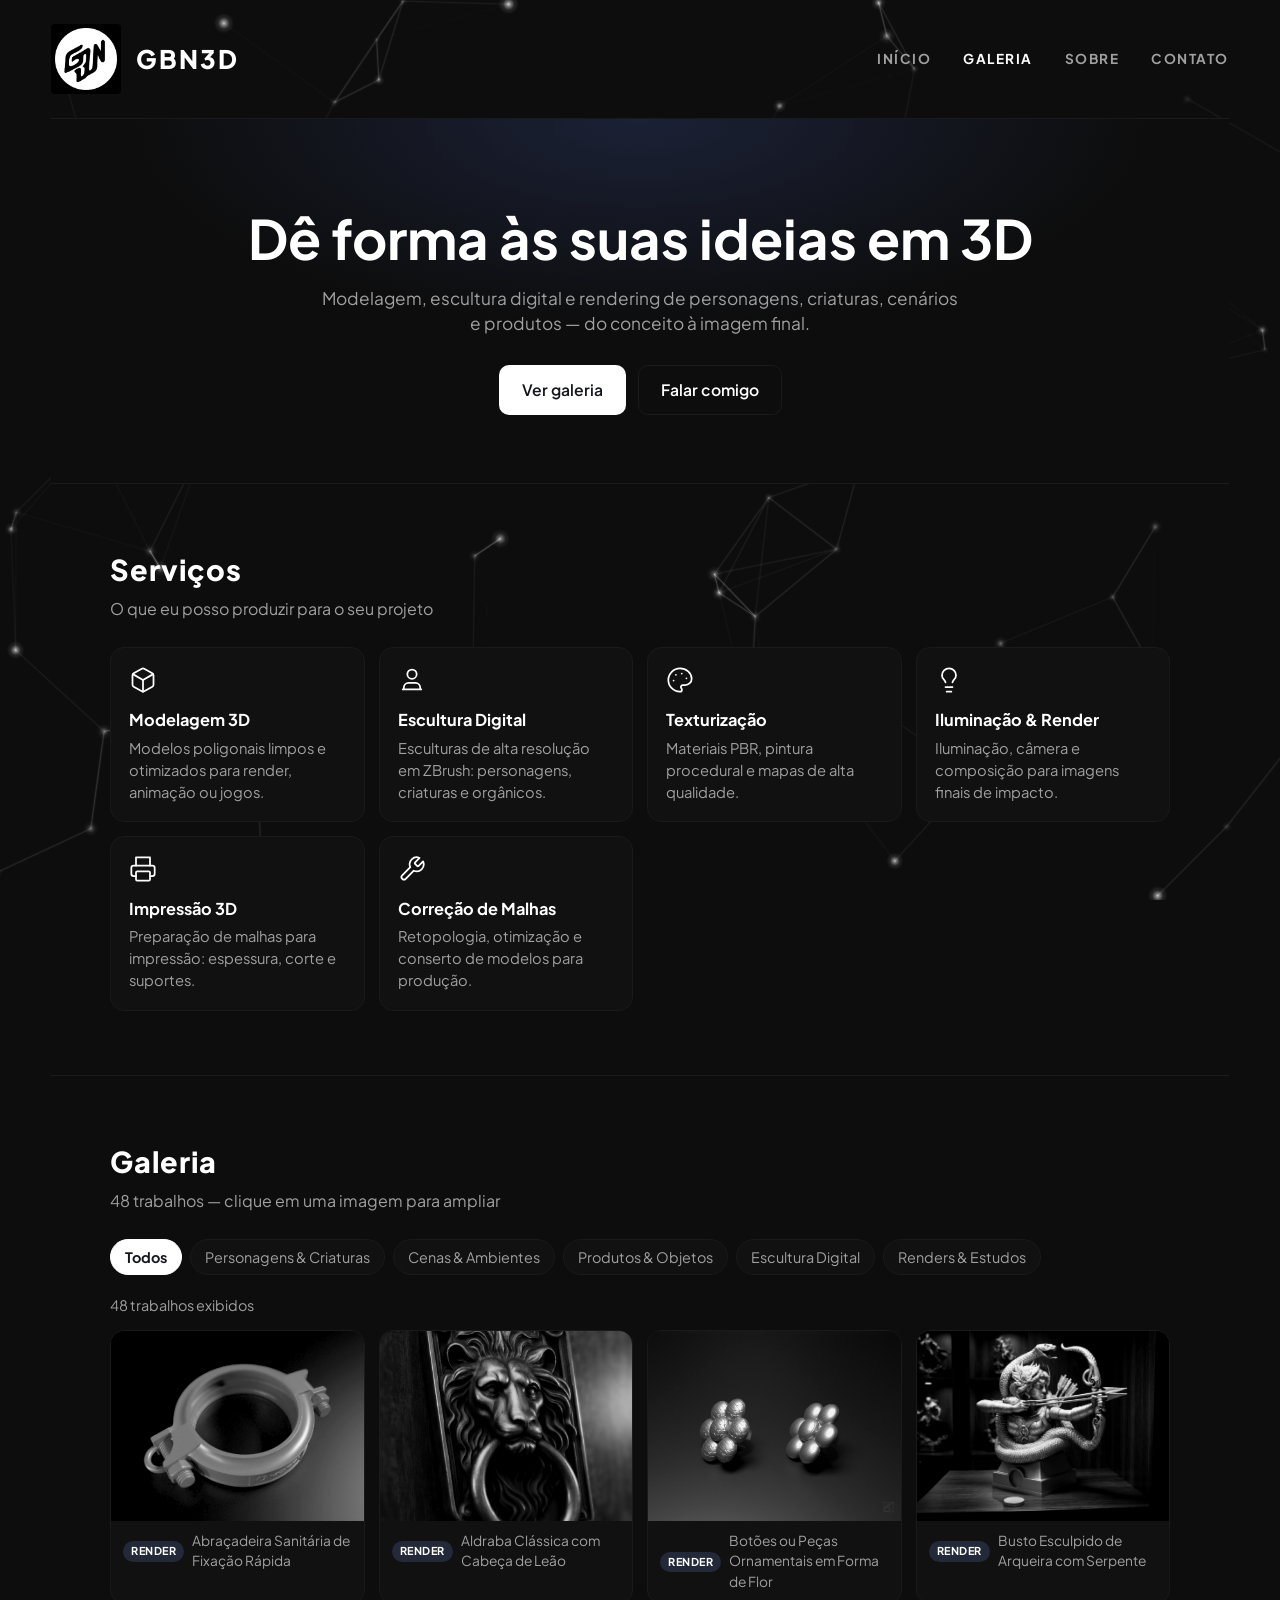
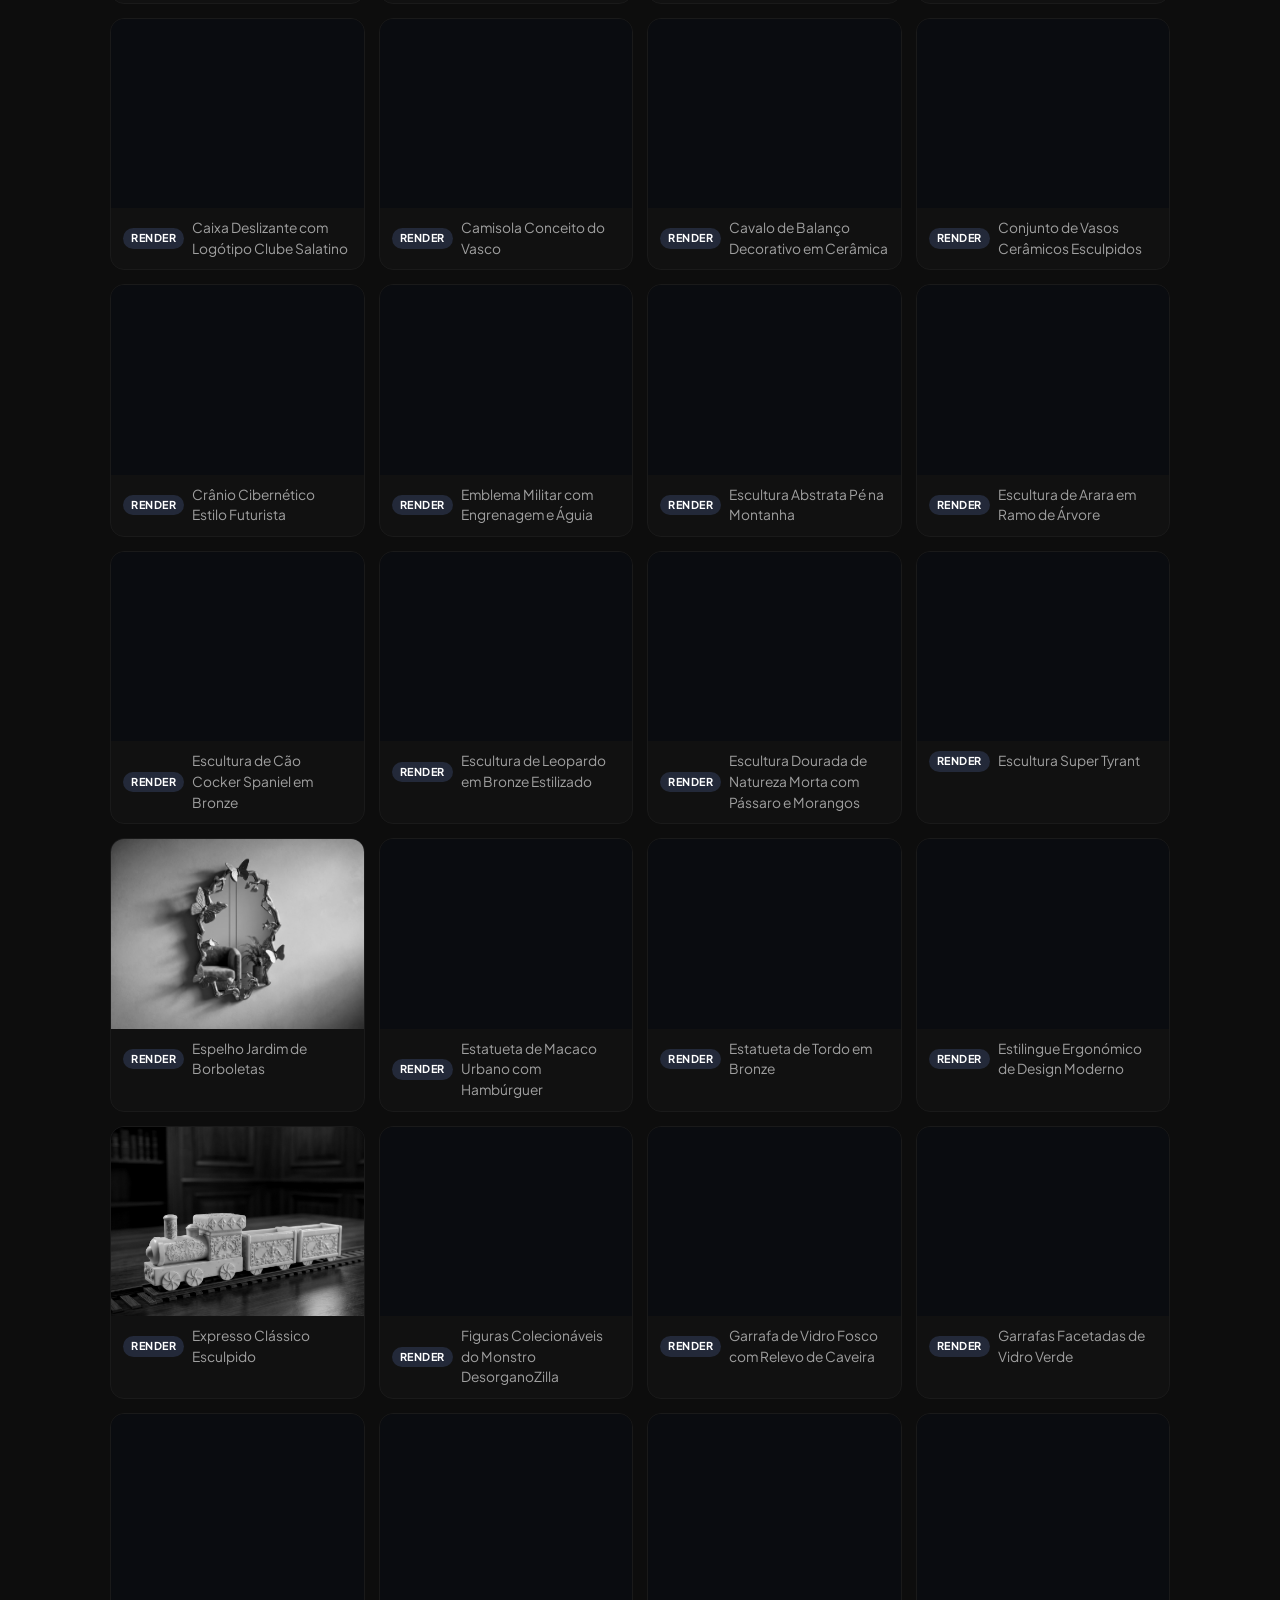
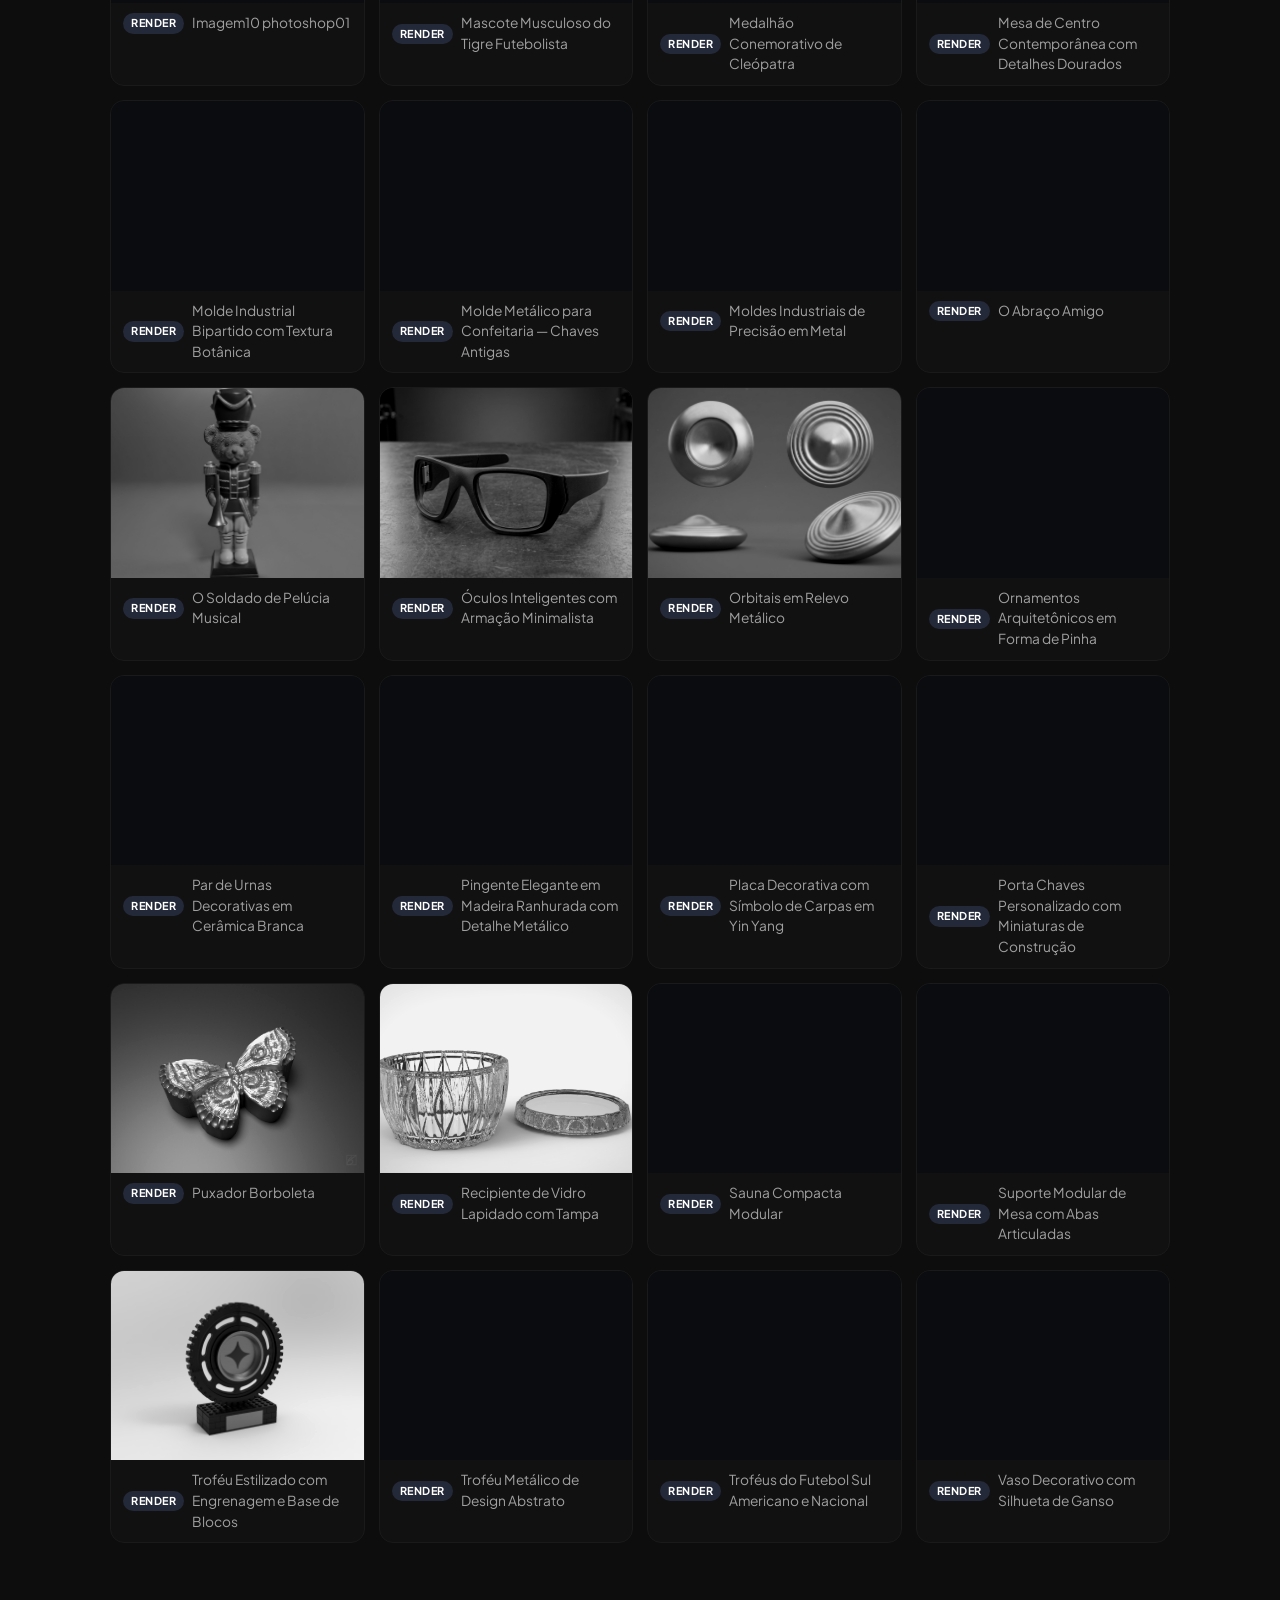
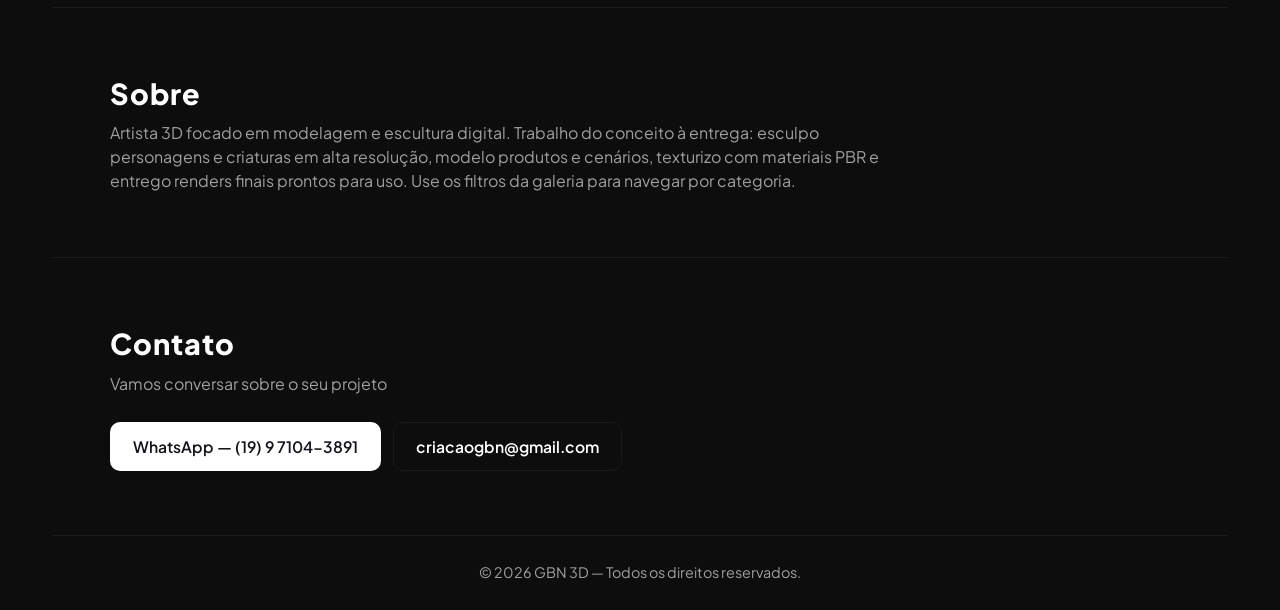
<file: galeria.html>
<!doctype html>
<html lang="pt-BR">
<head>
  <!-- Google Tag Manager -->
  <script>(function(w,d,s,l,i){w[l]=w[l]||[];w[l].push({'gtm.start':
new Date().getTime(),event:'gtm.js'});var f=d.getElementsByTagName(s)[0],
j=d.createElement(s),dl=l!='dataLayer'?'&l='+l:'';j.async=true;j.src=
'https://www.googletagmanager.com/gtm.js?id='+i+dl;f.parentNode.insertBefore(j,f);
})(window,document,'script','dataLayer','GTM-P3WLP2FN');</script>
<!-- End Google Tag Manager -->
<meta charset="utf-8">
<meta name="viewport" content="width=device-width, initial-scale=1">
<meta http-equiv="Cache-Control" content="no-cache, no-store, must-revalidate">
<meta http-equiv="Pragma" content="no-cache">
<meta http-equiv="Expires" content="0">
<title>GBN 3D — Modelagem, Escultura Digital e Rendering</title>
<meta name="description" content="Portfólio de modelagem 3D, escultura digital (ZBrush), texturização e rendering — personagens, criaturas, cenários e produtos.">
<meta property="og:type" content="website">
<meta property="og:title" content="GBN 3D — Portfólio 3D">
<meta property="og:description" content="Modelagem 3D, escultura digital e rendering: personagens, criaturas, cenários e produtos.">
<meta property="og:image" content="imagens/Abra%C3%A7adeira%20Sanit%C3%A1ria%20de%20Fixa%C3%A7%C3%A3o%20R%C3%A1pida.jpg">
<link rel="preconnect" href="https://fonts.googleapis.com">
<link rel="preconnect" href="https://fonts.gstatic.com" crossorigin>
<link href="https://fonts.googleapis.com/css2?family=Plus+Jakarta+Sans:wght@300;400;500;600;700;800&display=swap" rel="stylesheet">
<link rel="icon" type="image/png" href="logo/logocircularpng2.png">
<title>GBN 3D — Acervo Completo de Trabalhos</title>
<style>
:root{--bg:#0d0d0d;--panel:#111111;--line:#1a1a1a;--tx:#ffffff;--mut:#a0a0a0;--acc:#ffffff;--acc2:#ffffff}
*{box-sizing:border-box;margin:0;padding:0;font-family:'Plus Jakarta Sans',-apple-system,BlinkMacSystemFont,sans-serif}
html{scroll-behavior:smooth}
html{background-color:#0d0d0d}
body{background:transparent;color:var(--tx);font:16px/1.5 'Plus Jakarta Sans',-apple-system,BlinkMacSystemFont,sans-serif;padding:0 4%}
.luz-canvas{position:fixed;inset:0;z-index:-1;pointer-events:none;opacity:.9}
body.no-scroll{overflow:hidden}
img{max-width:100%}
.wrap{max-width:1100px;margin:0 auto;padding:0 20px}
header{display:flex;justify-content:space-between;align-items:center;padding:1.5rem 0;border-bottom:1px solid var(--line)}
.brand-container{display:flex;align-items:center;gap:15px}
.brand-logo{width:70px;height:70px;object-fit:contain;background:#000;padding:4px;border-radius:4px}
.brand-name{font-size:1.6rem;font-weight:800;letter-spacing:2px;color:#fff;text-transform:uppercase}
.nav{display:flex;align-items:center;gap:14px;padding:10px 0}
.nav img{width:42px;height:42px;border-radius:50%;border:1px solid var(--line)}
.brand{font-weight:700;font-size:1.1rem;letter-spacing:.5px}
.brand span{color:var(--acc)}
nav{display:flex;gap:2rem}
nav a{color:#a0a0a0;text-decoration:none;font-size:.85rem;font-weight:700;text-transform:uppercase;letter-spacing:1.5px;transition:color .3s}
nav a:hover,nav a.active{color:#ffffff}
#hero{padding:88px 0 68px;text-align:center;background:radial-gradient(60% 80% at 50% 0%,#1b2136 0%,var(--bg) 72%)}
#hero h1{font-size:clamp(2rem,6vw,3.4rem);line-height:1.15}
#hero h1 span{color:var(--acc)}
#hero p{max-width:640px;margin:16px auto 28px;color:var(--mut);font-size:1.08rem}
.cta{display:flex;gap:12px;justify-content:center;flex-wrap:wrap}
.btn{display:inline-block;padding:12px 22px;border-radius:10px;text-decoration:none;font-weight:600;border:1px solid transparent;cursor:pointer;font-size:.98rem}
.btn.primary{background:var(--acc);color:#14161c}
.btn.primary:hover{background:var(--acc2)}
.btn.ghost{border-color:var(--line);color:var(--tx)}
.btn.ghost:hover{border-color:var(--acc)}
section{padding:64px 0;border-top:1px solid var(--line)}
section:first-of-type{border-top:0}
h2{font-size:1.8rem;font-weight:800;letter-spacing:1px;margin-bottom:6px}
.sub{color:var(--mut);margin-bottom:26px}
.cards{display:grid;grid-template-columns:repeat(auto-fit,minmax(230px,1fr));gap:14px}
.svc{background:var(--panel);border:1px solid var(--line);border-radius:14px;padding:18px}
.svc .ico{display:inline-flex;align-items:center;justify-content:center;color:var(--tx)}
.svc h3{margin:8px 0 4px;font-size:1.02rem}
.svc p{color:var(--mut);font-size:.92rem}
.filters{display:flex;flex-wrap:wrap;gap:8px;margin-bottom:20px}
.filter{background:var(--panel);border:1px solid var(--line);color:var(--mut);padding:8px 14px;border-radius:999px;cursor:pointer;font-size:.9rem}
.filter:hover{color:var(--tx);border-color:var(--acc)}
.filter.active{background:var(--acc);border-color:var(--acc);color:#14161c;font-weight:700}
#count{color:var(--mut);font-size:.9rem;margin-bottom:14px}
.grid{display:grid;grid-template-columns:repeat(auto-fill,minmax(240px,1fr));gap:14px}
.card{background:var(--panel);border:1px solid var(--line);border-radius:14px;overflow:hidden;transition:transform .18s,border-color .18s}
.card:hover{transform:translateY(-3px);border-color:var(--acc)}
.card.hide{display:none}
.thumb{display:block;width:100%;aspect-ratio:4/3;border:0;background:#0a0c10;cursor:zoom-in;position:relative;padding:0}
.thumb img{width:100%;height:100%;object-fit:cover;display:block;filter:grayscale(100%) contrast(110%) brightness(95%);transition:filter .3s ease,transform .25s}
.card:hover .thumb img,.card:focus-within .thumb img{transform:scale(1.04);filter:grayscale(0%) contrast(100%) brightness(100%)}
.zoom{position:absolute;right:10px;top:10px;background:rgba(0,0,0,.55);color:#fff;width:30px;height:30px;border-radius:50%;display:grid;place-items:center;font-weight:700;opacity:0;transition:opacity .18s}
.card:hover .zoom,.thumb:focus-visible .zoom{opacity:1}
.card figcaption{display:flex;align-items:center;gap:8px;padding:10px 12px;font-size:.86rem;color:var(--mut)}
.card-desc{display:block;margin-top:6px;font-size:.8rem;color:var(--mut);line-height:1.45}
.chip{background:#232939;color:var(--acc2);font-size:.68rem;font-weight:700;letter-spacing:.5px;text-transform:uppercase;padding:2px 8px;border-radius:999px;white-space:nowrap}
.about p{color:var(--mut);max-width:780px}
.contact{display:flex;gap:12px;flex-wrap:wrap;margin-top:6px}
.note{margin-top:14px;font-size:.85rem}
footer{border-top:1px solid var(--line);padding:26px 0;color:var(--mut);font-size:.9rem;text-align:center}
#lb{position:fixed;inset:0;z-index:100;display:none;align-items:center;justify-content:center;background:rgba(5,6,9,.93)}
#lb.open{display:flex}
#lbImg{max-width:min(92vw,1200px);max-height:76vh;border-radius:10px;box-shadow:0 12px 60px rgba(0,0,0,.65)}
#lb .bar{position:absolute;left:0;right:0;bottom:18px;display:flex;justify-content:center;align-items:center;gap:16px;color:var(--mut);font-size:.95rem}
#lb button{background:var(--panel);border:1px solid var(--line);color:var(--tx);width:44px;height:44px;border-radius:50%;font-size:1.15rem;cursor:pointer;line-height:1}
#lb button:hover{border-color:var(--acc)}
#lbClose{position:absolute;top:16px;right:16px}
#lbCap{position:absolute;top:24px;left:18px;right:74px;font-weight:600;text-shadow:0 1px 4px #000}
#lbDesc{max-width:min(92vw,720px);margin:8px auto 0;padding:0 18px;color:var(--mut);font-size:.92rem;line-height:1.5;text-align:center;max-height:30vh;overflow:auto}

:focus-visible{outline:2px solid var(--acc);outline-offset:2px}
@media (prefers-reduced-motion:reduce){*{transition:none!important}html{scroll-behavior:auto}}
</style>
</head>
<body>
<canvas id="luzCosmica" class="luz-canvas" aria-hidden="true"></canvas>
<header>
  <div class="brand-container">
    <img src="logo/logocircularpng2.png" class="brand-logo" alt="GBN3D Logo" onerror="this.style.display='none'">
    <div class="brand-name">GBN3D</div>
  </div>
  <nav>
    <a href="index.html">Início</a>
    <a href="galeria.html" class="active">Galeria</a>
    <a href="index.html#sobre">Sobre</a>
    <a href="index.html#contato">Contato</a>
  </nav>
</header>

<section id="hero">
  <div class="wrap">
    <h1>Dê forma às suas ideias em <span>3D</span></h1>
    <p>Modelagem, escultura digital e rendering de personagens, criaturas, cenários e produtos — do conceito à imagem final.</p>
    <div class="cta">
      <a class="btn primary" href="#galeria">Ver galeria</a>
      <a class="btn ghost" href="#contato">Falar comigo</a>
    </div>
  </div>
</section>

<section id="servicos">
  <div class="wrap">
    <h2>Serviços</h2>
    <p class="sub">O que eu posso produzir para o seu projeto</p>
    <div class="cards">
      <div class="svc"><div class="ico"><svg viewBox="0 0 24 24" width="28" height="28" fill="none" stroke="currentColor" stroke-width="1.5" stroke-linecap="round" stroke-linejoin="round" aria-hidden="true" focusable="false"><path d="M21 16V8a2 2 0 0 0-1-1.73l-7-4a2 2 0 0 0-2 0l-7 4A2 2 0 0 0 3 8v8a2 2 0 0 0 1 1.73l7 4a2 2 0 0 0 2 0l7-4A2 2 0 0 0 21 16z"/><path d="M3.27 6.96 12 12.01l8.73-5.05"/><path d="M12 22.08V12"/></svg></div><h3>Modelagem 3D</h3><p>Modelos poligonais limpos e otimizados para render, animação ou jogos.</p></div>
      <div class="svc"><div class="ico"><svg viewBox="0 0 24 24" width="28" height="28" fill="none" stroke="currentColor" stroke-width="1.5" stroke-linecap="round" stroke-linejoin="round" aria-hidden="true" focusable="false"><circle cx="12" cy="7" r="4"/><path d="M19 20v-1.5a4 4 0 0 0-4-4H9a4 4 0 0 0-4 4V20"/><path d="M4 20h16"/></svg></div><h3>Escultura Digital</h3><p>Esculturas de alta resolução em ZBrush: personagens, criaturas e orgânicos.</p></div>
      <div class="svc"><div class="ico"><svg viewBox="0 0 24 24" width="28" height="28" fill="none" stroke="currentColor" stroke-width="1.5" stroke-linecap="round" stroke-linejoin="round" aria-hidden="true" focusable="false"><path d="M12 2C6.5 2 2 6.5 2 12s4.5 10 10 10c.926 0 1.648-.746 1.648-1.688 0-.437-.18-.835-.437-1.125-.29-.289-.438-.652-.438-1.125a1.64 1.64 0 0 1 1.668-1.668h1.996c3.051 0 5.555-2.503 5.555-5.554C21.965 6.012 17.461 2 12 2z"/><circle cx="13.5" cy="6.5" r=".75" fill="currentColor" stroke="none"/><circle cx="17.5" cy="10.5" r=".75" fill="currentColor" stroke="none"/><circle cx="8.5" cy="7.5" r=".75" fill="currentColor" stroke="none"/><circle cx="6.5" cy="12.5" r=".75" fill="currentColor" stroke="none"/></svg></div><h3>Texturização</h3><p>Materiais PBR, pintura procedural e mapas de alta qualidade.</p></div>
      <div class="svc"><div class="ico"><svg viewBox="0 0 24 24" width="28" height="28" fill="none" stroke="currentColor" stroke-width="1.5" stroke-linecap="round" stroke-linejoin="round" aria-hidden="true" focusable="false"><path d="M15 14c.2-1 .7-1.7 1.5-2.5 1-.9 1.5-2.2 1.5-3.5A6 6 0 0 0 6 8c0 1.3.5 2.6 1.5 3.5.8.8 1.3 1.5 1.5 2.5"/><path d="M9 18h6"/><path d="M10 22h4"/></svg></div><h3>Iluminação &amp; Render</h3><p>Iluminação, câmera e composição para imagens finais de impacto.</p></div>
      <div class="svc"><div class="ico"><svg viewBox="0 0 24 24" width="28" height="28" fill="none" stroke="currentColor" stroke-width="1.5" stroke-linecap="round" stroke-linejoin="round" aria-hidden="true" focusable="false"><path d="M6 9V2h12v7"/><path d="M6 18H4a2 2 0 0 1-2-2v-5a2 2 0 0 1 2-2h16a2 2 0 0 1 2 2v5a2 2 0 0 1-2 2h-2"/><rect x="6" y="14" width="12" height="8" rx="1"/></svg></div><h3>Impressão 3D</h3><p>Preparação de malhas para impressão: espessura, corte e suportes.</p></div>
      <div class="svc"><div class="ico"><svg viewBox="0 0 24 24" width="28" height="28" fill="none" stroke="currentColor" stroke-width="1.5" stroke-linecap="round" stroke-linejoin="round" aria-hidden="true" focusable="false"><path d="M14.7 6.3a1 1 0 0 0 0 1.4l1.6 1.6a1 1 0 0 0 1.4 0l3.77-3.77a6 6 0 0 1-7.94 7.94l-6.91 6.91a2.12 2.12 0 0 1-3-3l6.91-6.91a6 6 0 0 1 7.94-7.94l-3.76 3.76z"/></svg></div><h3>Correção de Malhas</h3><p>Retopologia, otimização e conserto de modelos para produção.</p></div>
    </div>
  </div>
</section>

<section id="galeria">
  <div class="wrap">
    <h2>Galeria</h2>
    <p class="sub">48 trabalhos — clique em uma imagem para ampliar</p>
    <div class="filters" role="group" aria-label="Filtrar galeria por categoria">
          <button class="filter active" type="button" data-filter="todos">Todos</button>
          <button class="filter" type="button" data-filter="personagens">Personagens & Criaturas</button>
          <button class="filter" type="button" data-filter="cenas">Cenas & Ambientes</button>
          <button class="filter" type="button" data-filter="objetos">Produtos & Objetos</button>
          <button class="filter" type="button" data-filter="escultura">Escultura Digital</button>
          <button class="filter" type="button" data-filter="renders">Renders & Estudos</button>
    </div>
    <p id="count" aria-live="polite"></p>
    <div class="grid" id="grid">
          <figure class="card" data-cat="renders">
            <button class="thumb" type="button" data-i="0" aria-label="Ampliar: Abraçadeira Sanitária de Fixação Rápida">
              <img src="imagens/Abra%C3%A7adeira%20Sanit%C3%A1ria%20de%20Fixa%C3%A7%C3%A3o%20R%C3%A1pida.jpg" alt="Abraçadeira Sanitária de Fixação Rápida" loading="lazy" decoding="async">
              <span class="zoom" aria-hidden="true">+</span>
            </button>
            <figcaption><span class="chip">Render</span>Abraçadeira Sanitária de Fixação Rápida</figcaption>
          </figure>
          <figure class="card" data-cat="renders">
            <button class="thumb" type="button" data-i="1" aria-label="Ampliar: Aldraba Clássica com Cabeça de Leão">
              <img src="imagens/Aldraba%20Cl%C3%A1ssica%20com%20Cabe%C3%A7a%20de%20Le%C3%A3o.jpg" alt="Aldraba Clássica com Cabeça de Leão" loading="lazy" decoding="async">
              <span class="zoom" aria-hidden="true">+</span>
            </button>
            <figcaption><span class="chip">Render</span>Aldraba Clássica com Cabeça de Leão</figcaption>
          </figure>
          <figure class="card" data-cat="renders">
            <button class="thumb" type="button" data-i="2" aria-label="Ampliar: Botões ou Peças Ornamentais em Forma de Flor">
              <img src="imagens/Bot%C3%B5es%20ou%20Pe%C3%A7as%20Ornamentais%20em%20Forma%20de%20Flor.jpg" alt="Botões ou Peças Ornamentais em Forma de Flor" loading="lazy" decoding="async">
              <span class="zoom" aria-hidden="true">+</span>
            </button>
            <figcaption><span class="chip">Render</span>Botões ou Peças Ornamentais em Forma de Flor</figcaption>
          </figure>
          <figure class="card" data-cat="renders">
            <button class="thumb" type="button" data-i="3" aria-label="Ampliar: Busto Esculpido de Arqueira com Serpente">
              <img src="imagens/Busto%20Esculpido%20de%20Arqueira%20com%20Serpente.jpg" alt="Busto Esculpido de Arqueira com Serpente" loading="lazy" decoding="async">
              <span class="zoom" aria-hidden="true">+</span>
            </button>
            <figcaption><span class="chip">Render</span>Busto Esculpido de Arqueira com Serpente</figcaption>
          </figure>
          <figure class="card" data-cat="renders">
            <button class="thumb" type="button" data-i="4" aria-label="Ampliar: Caixa Deslizante com Logótipo Clube Salatino">
              <img src="imagens/Caixa%20Deslizante%20com%20Log%C3%B3tipo%20Clube%20Salatino.jpg" alt="Caixa Deslizante com Logótipo Clube Salatino" loading="lazy" decoding="async">
              <span class="zoom" aria-hidden="true">+</span>
            </button>
            <figcaption><span class="chip">Render</span>Caixa Deslizante com Logótipo Clube Salatino</figcaption>
          </figure>
          <figure class="card" data-cat="renders">
            <button class="thumb" type="button" data-i="5" aria-label="Ampliar: Camisola Conceito do Vasco">
              <img src="imagens/Camisola%20Conceito%20do%20Vasco.jpg" alt="Camisola Conceito do Vasco" loading="lazy" decoding="async">
              <span class="zoom" aria-hidden="true">+</span>
            </button>
            <figcaption><span class="chip">Render</span>Camisola Conceito do Vasco</figcaption>
          </figure>
          <figure class="card" data-cat="renders">
            <button class="thumb" type="button" data-i="6" aria-label="Ampliar: Cavalo de Balanço Decorativo em Cerâmica">
              <img src="imagens/Cavalo%20de%20Balan%C3%A7o%20Decorativo%20em%20Cer%C3%A2mica.jpg" alt="Cavalo de Balanço Decorativo em Cerâmica" loading="lazy" decoding="async">
              <span class="zoom" aria-hidden="true">+</span>
            </button>
            <figcaption><span class="chip">Render</span>Cavalo de Balanço Decorativo em Cerâmica</figcaption>
          </figure>
          <figure class="card" data-cat="renders">
            <button class="thumb" type="button" data-i="7" aria-label="Ampliar: Conjunto de Vasos Cerâmicos Esculpidos">
              <img src="imagens/Conjunto%20de%20Vasos%20Cer%C3%A2micos%20Esculpidos.jpg" alt="Conjunto de Vasos Cerâmicos Esculpidos" loading="lazy" decoding="async">
              <span class="zoom" aria-hidden="true">+</span>
            </button>
            <figcaption><span class="chip">Render</span>Conjunto de Vasos Cerâmicos Esculpidos</figcaption>
          </figure>
          <figure class="card" data-cat="renders">
            <button class="thumb" type="button" data-i="8" aria-label="Ampliar: Crânio Cibernético Estilo Futurista">
              <img src="imagens/Cr%C3%A2nio%20Cibern%C3%A9tico%20Estilo%20Futurista.jpg" alt="Crânio Cibernético Estilo Futurista" loading="lazy" decoding="async">
              <span class="zoom" aria-hidden="true">+</span>
            </button>
            <figcaption><span class="chip">Render</span>Crânio Cibernético Estilo Futurista</figcaption>
          </figure>
          <figure class="card" data-cat="renders">
            <button class="thumb" type="button" data-i="9" aria-label="Ampliar: Emblema Militar com Engrenagem e Águia">
              <img src="imagens/Emblema%20Militar%20com%20Engrenagem%20e%20%C3%81guia.jpg" alt="Emblema Militar com Engrenagem e Águia" loading="lazy" decoding="async">
              <span class="zoom" aria-hidden="true">+</span>
            </button>
            <figcaption><span class="chip">Render</span>Emblema Militar com Engrenagem e Águia</figcaption>
          </figure>
          <figure class="card" data-cat="renders">
            <button class="thumb" type="button" data-i="10" aria-label="Ampliar: Escultura Abstrata Pé na Montanha">
              <img src="imagens/Escultura%20Abstrata%20P%C3%A9%20na%20Montanha.jpg" alt="Escultura Abstrata Pé na Montanha" loading="lazy" decoding="async">
              <span class="zoom" aria-hidden="true">+</span>
            </button>
            <figcaption><span class="chip">Render</span>Escultura Abstrata Pé na Montanha</figcaption>
          </figure>
          <figure class="card" data-cat="renders">
            <button class="thumb" type="button" data-i="11" aria-label="Ampliar: Escultura de Arara em Ramo de Árvore">
              <img src="imagens/Escultura%20de%20Arara%20em%20Ramo%20de%20%C3%81rvore.jpg" alt="Escultura de Arara em Ramo de Árvore" loading="lazy" decoding="async">
              <span class="zoom" aria-hidden="true">+</span>
            </button>
            <figcaption><span class="chip">Render</span>Escultura de Arara em Ramo de Árvore</figcaption>
          </figure>
          <figure class="card" data-cat="renders">
            <button class="thumb" type="button" data-i="12" aria-label="Ampliar: Escultura de Cão Cocker Spaniel em Bronze">
              <img src="imagens/Escultura%20de%20C%C3%A3o%20Cocker%20Spaniel%20em%20Bronze.jpg" alt="Escultura de Cão Cocker Spaniel em Bronze" loading="lazy" decoding="async">
              <span class="zoom" aria-hidden="true">+</span>
            </button>
            <figcaption><span class="chip">Render</span>Escultura de Cão Cocker Spaniel em Bronze</figcaption>
          </figure>
          <figure class="card" data-cat="renders">
            <button class="thumb" type="button" data-i="13" aria-label="Ampliar: Escultura de Leopardo em Bronze Estilizado">
              <img src="imagens/Escultura%20de%20Leopardo%20em%20Bronze%20Estilizado.jpg" alt="Escultura de Leopardo em Bronze Estilizado" loading="lazy" decoding="async">
              <span class="zoom" aria-hidden="true">+</span>
            </button>
            <figcaption><span class="chip">Render</span>Escultura de Leopardo em Bronze Estilizado</figcaption>
          </figure>
          <figure class="card" data-cat="renders">
            <button class="thumb" type="button" data-i="14" aria-label="Ampliar: Escultura Dourada de Natureza Morta com Pássaro e Morangos">
              <img src="imagens/Escultura%20Dourada%20de%20Natureza-Morta%20com%20P%C3%A1ssaro%20e%20Morangos.jpg" alt="Escultura Dourada de Natureza Morta com Pássaro e Morangos" loading="lazy" decoding="async">
              <span class="zoom" aria-hidden="true">+</span>
            </button>
            <figcaption><span class="chip">Render</span>Escultura Dourada de Natureza Morta com Pássaro e Morangos</figcaption>
          </figure>
          <figure class="card" data-cat="renders">
            <button class="thumb" type="button" data-i="15" aria-label="Ampliar: Escultura Super Tyrant">
              <img src="imagens/Escultura%20Super%20Tyrant.jpg" alt="Escultura Super Tyrant" loading="lazy" decoding="async">
              <span class="zoom" aria-hidden="true">+</span>
            </button>
            <figcaption><span class="chip">Render</span>Escultura Super Tyrant</figcaption>
          </figure>
          <figure class="card" data-cat="renders">
            <button class="thumb" type="button" data-i="16" aria-label="Ampliar: Espelho Jardim de Borboletas">
              <img src="imagens/Espelho%20Jardim%20de%20Borboletas.jpg" alt="Espelho Jardim de Borboletas" loading="lazy" decoding="async">
              <span class="zoom" aria-hidden="true">+</span>
            </button>
            <figcaption><span class="chip">Render</span>Espelho Jardim de Borboletas</figcaption>
          </figure>
          <figure class="card" data-cat="renders">
            <button class="thumb" type="button" data-i="17" aria-label="Ampliar: Estatueta de Macaco Urbano com Hambúrguer">
              <img src="imagens/Estatueta%20de%20Macaco%20Urbano%20com%20Hamb%C3%BArguer.jpg" alt="Estatueta de Macaco Urbano com Hambúrguer" loading="lazy" decoding="async">
              <span class="zoom" aria-hidden="true">+</span>
            </button>
            <figcaption><span class="chip">Render</span>Estatueta de Macaco Urbano com Hambúrguer</figcaption>
          </figure>
          <figure class="card" data-cat="renders">
            <button class="thumb" type="button" data-i="18" aria-label="Ampliar: Estatueta de Tordo em Bronze">
              <img src="imagens/Estatueta%20de%20Tordo%20em%20Bronze.jpg" alt="Estatueta de Tordo em Bronze" loading="lazy" decoding="async">
              <span class="zoom" aria-hidden="true">+</span>
            </button>
            <figcaption><span class="chip">Render</span>Estatueta de Tordo em Bronze</figcaption>
          </figure>
          <figure class="card" data-cat="renders">
            <button class="thumb" type="button" data-i="19" aria-label="Ampliar: Estilingue Ergonómico de Design Moderno">
              <img src="imagens/Estilingue%20Ergon%C3%B3mico%20de%20Design%20Moderno.jpg" alt="Estilingue Ergonómico de Design Moderno" loading="lazy" decoding="async">
              <span class="zoom" aria-hidden="true">+</span>
            </button>
            <figcaption><span class="chip">Render</span>Estilingue Ergonómico de Design Moderno</figcaption>
          </figure>
          <figure class="card" data-cat="renders">
            <button class="thumb" type="button" data-i="20" aria-label="Ampliar: Expresso Clássico Esculpido">
              <img src="imagens/Expresso%20Cl%C3%A1ssico%20Esculpido.jpg" alt="Expresso Clássico Esculpido" loading="lazy" decoding="async">
              <span class="zoom" aria-hidden="true">+</span>
            </button>
            <figcaption><span class="chip">Render</span>Expresso Clássico Esculpido</figcaption>
          </figure>
          <figure class="card" data-cat="renders">
            <button class="thumb" type="button" data-i="21" aria-label="Ampliar: Figuras Colecionáveis do Monstro DesorganoZilla">
              <img src="imagens/Figuras%20Colecion%C3%A1veis%20do%20Monstro%20DesorganoZilla.jpg" alt="Figuras Colecionáveis do Monstro DesorganoZilla" loading="lazy" decoding="async">
              <span class="zoom" aria-hidden="true">+</span>
            </button>
            <figcaption><span class="chip">Render</span>Figuras Colecionáveis do Monstro DesorganoZilla</figcaption>
          </figure>
          <figure class="card" data-cat="renders">
            <button class="thumb" type="button" data-i="22" aria-label="Ampliar: Garrafa de Vidro Fosco com Relevo de Caveira">
              <img src="imagens/Garrafa%20de%20Vidro%20Fosco%20com%20Relevo%20de%20Caveira.jpg" alt="Garrafa de Vidro Fosco com Relevo de Caveira" loading="lazy" decoding="async">
              <span class="zoom" aria-hidden="true">+</span>
            </button>
            <figcaption><span class="chip">Render</span>Garrafa de Vidro Fosco com Relevo de Caveira</figcaption>
          </figure>
          <figure class="card" data-cat="renders">
            <button class="thumb" type="button" data-i="23" aria-label="Ampliar: Garrafas Facetadas de Vidro Verde">
              <img src="imagens/Garrafas%20Facetadas%20de%20Vidro%20Verde.jpg" alt="Garrafas Facetadas de Vidro Verde" loading="lazy" decoding="async">
              <span class="zoom" aria-hidden="true">+</span>
            </button>
            <figcaption><span class="chip">Render</span>Garrafas Facetadas de Vidro Verde</figcaption>
          </figure>
          <figure class="card" data-cat="renders">
            <button class="thumb" type="button" data-i="24" aria-label="Ampliar: Imagem10 photoshop01">
              <img src="imagens/Imagem10_photoshop01.png" alt="Imagem10 photoshop01" loading="lazy" decoding="async">
              <span class="zoom" aria-hidden="true">+</span>
            </button>
            <figcaption><span class="chip">Render</span>Imagem10 photoshop01</figcaption>
          </figure>
          <figure class="card" data-cat="renders">
            <button class="thumb" type="button" data-i="25" aria-label="Ampliar: Mascote Musculoso do Tigre Futebolista">
              <img src="imagens/Mascote%20Musculoso%20do%20Tigre%20Futebolista.jpg" alt="Mascote Musculoso do Tigre Futebolista" loading="lazy" decoding="async">
              <span class="zoom" aria-hidden="true">+</span>
            </button>
            <figcaption><span class="chip">Render</span>Mascote Musculoso do Tigre Futebolista</figcaption>
          </figure>
          <figure class="card" data-cat="renders">
            <button class="thumb" type="button" data-i="26" aria-label="Ampliar: Medalhão Conemorativo de Cleópatra">
              <img src="imagens/Medalh%C3%A3o%20Conemorativo%20de%20Cle%C3%B3patra.jpg" alt="Medalhão Conemorativo de Cleópatra" loading="lazy" decoding="async">
              <span class="zoom" aria-hidden="true">+</span>
            </button>
            <figcaption><span class="chip">Render</span>Medalhão Conemorativo de Cleópatra</figcaption>
          </figure>
          <figure class="card" data-cat="renders">
            <button class="thumb" type="button" data-i="27" aria-label="Ampliar: Mesa de Centro Contemporânea com Detalhes Dourados">
              <img src="imagens/Mesa%20de%20Centro%20Contempor%C3%A2nea%20com%20Detalhes%20Dourados.jpg" alt="Mesa de Centro Contemporânea com Detalhes Dourados" loading="lazy" decoding="async">
              <span class="zoom" aria-hidden="true">+</span>
            </button>
            <figcaption><span class="chip">Render</span>Mesa de Centro Contemporânea com Detalhes Dourados</figcaption>
          </figure>
          <figure class="card" data-cat="renders">
            <button class="thumb" type="button" data-i="28" aria-label="Ampliar: Molde Industrial Bipartido com Textura Botânica">
              <img src="imagens/Molde%20Industrial%20Bipartido%20com%20Textura%20Bot%C3%A2nica.png" alt="Molde Industrial Bipartido com Textura Botânica" loading="lazy" decoding="async">
              <span class="zoom" aria-hidden="true">+</span>
            </button>
            <figcaption><span class="chip">Render</span>Molde Industrial Bipartido com Textura Botânica</figcaption>
          </figure>
          <figure class="card" data-cat="renders">
            <button class="thumb" type="button" data-i="29" aria-label="Ampliar: Molde Metálico para Confeitaria — Chaves Antigas">
              <img src="imagens/Molde%20Met%C3%A1lico%20para%20Confeitaria%20%E2%80%94%20Chaves%20Antigas.jpg" alt="Molde Metálico para Confeitaria — Chaves Antigas" loading="lazy" decoding="async">
              <span class="zoom" aria-hidden="true">+</span>
            </button>
            <figcaption><span class="chip">Render</span>Molde Metálico para Confeitaria — Chaves Antigas</figcaption>
          </figure>
          <figure class="card" data-cat="renders">
            <button class="thumb" type="button" data-i="30" aria-label="Ampliar: Moldes Industriais de Precisão em Metal">
              <img src="imagens/Moldes%20Industriais%20de%20Precis%C3%A3o%20em%20Metal.jpeg" alt="Moldes Industriais de Precisão em Metal" loading="lazy" decoding="async">
              <span class="zoom" aria-hidden="true">+</span>
            </button>
            <figcaption><span class="chip">Render</span>Moldes Industriais de Precisão em Metal</figcaption>
          </figure>
          <figure class="card" data-cat="renders">
            <button class="thumb" type="button" data-i="31" aria-label="Ampliar: O Abraço Amigo">
              <img src="imagens/O%20Abra%C3%A7o%20Amigo.jpg" alt="O Abraço Amigo" loading="lazy" decoding="async">
              <span class="zoom" aria-hidden="true">+</span>
            </button>
            <figcaption><span class="chip">Render</span>O Abraço Amigo</figcaption>
          </figure>
          <figure class="card" data-cat="renders">
            <button class="thumb" type="button" data-i="32" aria-label="Ampliar: O Soldado de Pelúcia Musical">
              <img src="imagens/O%20Soldado%20de%20Pel%C3%BAcia%20Musical.jpg" alt="O Soldado de Pelúcia Musical" loading="lazy" decoding="async">
              <span class="zoom" aria-hidden="true">+</span>
            </button>
            <figcaption><span class="chip">Render</span>O Soldado de Pelúcia Musical</figcaption>
          </figure>
          <figure class="card" data-cat="renders">
            <button class="thumb" type="button" data-i="33" aria-label="Ampliar: Óculos Inteligentes com Armação Minimalista">
              <img src="imagens/%C3%93culos%20Inteligentes%20com%20Arma%C3%A7%C3%A3o%20Minimalista.jpg" alt="Óculos Inteligentes com Armação Minimalista" loading="lazy" decoding="async">
              <span class="zoom" aria-hidden="true">+</span>
            </button>
            <figcaption><span class="chip">Render</span>Óculos Inteligentes com Armação Minimalista</figcaption>
          </figure>
          <figure class="card" data-cat="renders">
            <button class="thumb" type="button" data-i="34" aria-label="Ampliar: Orbitais em Relevo Metálico">
              <img src="imagens/Orbitais%20em%20Relevo%20Met%C3%A1lico.jpg" alt="Orbitais em Relevo Metálico" loading="lazy" decoding="async">
              <span class="zoom" aria-hidden="true">+</span>
            </button>
            <figcaption><span class="chip">Render</span>Orbitais em Relevo Metálico</figcaption>
          </figure>
          <figure class="card" data-cat="renders">
            <button class="thumb" type="button" data-i="35" aria-label="Ampliar: Ornamentos Arquitetônicos em Forma de Pinha">
              <img src="imagens/Ornamentos%20Arquitet%C3%B4nicos%20em%20Forma%20de%20Pinha.jpg" alt="Ornamentos Arquitetônicos em Forma de Pinha" loading="lazy" decoding="async">
              <span class="zoom" aria-hidden="true">+</span>
            </button>
            <figcaption><span class="chip">Render</span>Ornamentos Arquitetônicos em Forma de Pinha</figcaption>
          </figure>
          <figure class="card" data-cat="renders">
            <button class="thumb" type="button" data-i="36" aria-label="Ampliar: Par de Urnas Decorativas em Cerâmica Branca">
              <img src="imagens/Par%20de%20Urnas%20Decorativas%20em%20Cer%C3%A2mica%20Branca.jpg" alt="Par de Urnas Decorativas em Cerâmica Branca" loading="lazy" decoding="async">
              <span class="zoom" aria-hidden="true">+</span>
            </button>
            <figcaption><span class="chip">Render</span>Par de Urnas Decorativas em Cerâmica Branca</figcaption>
          </figure>
          <figure class="card" data-cat="renders">
            <button class="thumb" type="button" data-i="37" aria-label="Ampliar: Pingente Elegante em Madeira Ranhurada com Detalhe Metálico">
              <img src="imagens/Pingente%20Elegante%20em%20Madeira%20Ranhurada%20com%20Detalhe%20Met%C3%A1lico.jpg" alt="Pingente Elegante em Madeira Ranhurada com Detalhe Metálico" loading="lazy" decoding="async">
              <span class="zoom" aria-hidden="true">+</span>
            </button>
            <figcaption><span class="chip">Render</span>Pingente Elegante em Madeira Ranhurada com Detalhe Metálico</figcaption>
          </figure>
          <figure class="card" data-cat="renders">
            <button class="thumb" type="button" data-i="38" aria-label="Ampliar: Placa Decorativa com Símbolo de Carpas em Yin Yang">
              <img src="imagens/Placa%20Decorativa%20com%20S%C3%ADmbolo%20de%20Carpas%20em%20Yin-Yang.jpg" alt="Placa Decorativa com Símbolo de Carpas em Yin Yang" loading="lazy" decoding="async">
              <span class="zoom" aria-hidden="true">+</span>
            </button>
            <figcaption><span class="chip">Render</span>Placa Decorativa com Símbolo de Carpas em Yin Yang</figcaption>
          </figure>
          <figure class="card" data-cat="renders">
            <button class="thumb" type="button" data-i="39" aria-label="Ampliar: Porta Chaves Personalizado com Miniaturas de Construção">
              <img src="imagens/Porta-Chaves%20Personalizado%20com%20Miniaturas%20de%20Constru%C3%A7%C3%A3o.jpg" alt="Porta Chaves Personalizado com Miniaturas de Construção" loading="lazy" decoding="async">
              <span class="zoom" aria-hidden="true">+</span>
            </button>
            <figcaption><span class="chip">Render</span>Porta Chaves Personalizado com Miniaturas de Construção</figcaption>
          </figure>
          <figure class="card" data-cat="renders">
            <button class="thumb" type="button" data-i="40" aria-label="Ampliar: Puxador Borboleta">
              <img src="imagens/Puxador%20Borboleta.jpg" alt="Puxador Borboleta" loading="lazy" decoding="async">
              <span class="zoom" aria-hidden="true">+</span>
            </button>
            <figcaption><span class="chip">Render</span>Puxador Borboleta</figcaption>
          </figure>
          <figure class="card" data-cat="renders">
            <button class="thumb" type="button" data-i="41" aria-label="Ampliar: Recipiente de Vidro Lapidado com Tampa">
              <img src="imagens/Recipiente%20de%20Vidro%20Lapidado%20com%20Tampa.jpg" alt="Recipiente de Vidro Lapidado com Tampa" loading="lazy" decoding="async">
              <span class="zoom" aria-hidden="true">+</span>
            </button>
            <figcaption><span class="chip">Render</span>Recipiente de Vidro Lapidado com Tampa</figcaption>
          </figure>
          <figure class="card" data-cat="renders">
            <button class="thumb" type="button" data-i="42" aria-label="Ampliar: Sauna Compacta Modular">
              <img src="imagens/Sauna%20Compacta%20Modular.png" alt="Sauna Compacta Modular" loading="lazy" decoding="async">
              <span class="zoom" aria-hidden="true">+</span>
            </button>
            <figcaption><span class="chip">Render</span>Sauna Compacta Modular</figcaption>
          </figure>
          <figure class="card" data-cat="renders">
            <button class="thumb" type="button" data-i="43" aria-label="Ampliar: Suporte Modular de Mesa com Abas Articuladas">
              <img src="imagens/Suporte%20Modular%20de%20Mesa%20com%20Abas%20Articuladas.jpg" alt="Suporte Modular de Mesa com Abas Articuladas" loading="lazy" decoding="async">
              <span class="zoom" aria-hidden="true">+</span>
            </button>
            <figcaption><span class="chip">Render</span>Suporte Modular de Mesa com Abas Articuladas</figcaption>
          </figure>
          <figure class="card" data-cat="renders">
            <button class="thumb" type="button" data-i="44" aria-label="Ampliar: Troféu Estilizado com Engrenagem e Base de Blocos">
              <img src="imagens/Trof%C3%A9u%20Estilizado%20com%20Engrenagem%20e%20Base%20de%20Blocos.jpg" alt="Troféu Estilizado com Engrenagem e Base de Blocos" loading="lazy" decoding="async">
              <span class="zoom" aria-hidden="true">+</span>
            </button>
            <figcaption><span class="chip">Render</span>Troféu Estilizado com Engrenagem e Base de Blocos</figcaption>
          </figure>
          <figure class="card" data-cat="renders">
            <button class="thumb" type="button" data-i="45" aria-label="Ampliar: Troféu Metálico de Design Abstrato">
              <img src="imagens/Trof%C3%A9u%20Met%C3%A1lico%20de%20Design%20Abstrato.jpg" alt="Troféu Metálico de Design Abstrato" loading="lazy" decoding="async">
              <span class="zoom" aria-hidden="true">+</span>
            </button>
            <figcaption><span class="chip">Render</span>Troféu Metálico de Design Abstrato</figcaption>
          </figure>
          <figure class="card" data-cat="renders">
            <button class="thumb" type="button" data-i="46" aria-label="Ampliar: Troféus do Futebol Sul Americano e Nacional">
              <img src="imagens/Trof%C3%A9us%20do%20Futebol%20Sul-Americano%20e%20Nacional.jpg" alt="Troféus do Futebol Sul Americano e Nacional" loading="lazy" decoding="async">
              <span class="zoom" aria-hidden="true">+</span>
            </button>
            <figcaption><span class="chip">Render</span>Troféus do Futebol Sul Americano e Nacional</figcaption>
          </figure>
          <figure class="card" data-cat="renders">
            <button class="thumb" type="button" data-i="47" aria-label="Ampliar: Vaso Decorativo com Silhueta de Ganso">
              <img src="imagens/Vaso%20Decorativo%20com%20Silhueta%20de%20Ganso.jpg" alt="Vaso Decorativo com Silhueta de Ganso" loading="lazy" decoding="async">
              <span class="zoom" aria-hidden="true">+</span>
            </button>
            <figcaption><span class="chip">Render</span>Vaso Decorativo com Silhueta de Ganso</figcaption>
          </figure>
    </div>
  </div>
</section>

<section id="sobre">
  <div class="wrap about">
    <h2>Sobre</h2>
    <p>Artista 3D focado em modelagem e escultura digital. Trabalho do conceito à entrega: esculpo personagens e criaturas em alta resolução, modelo produtos e cenários, texturizo com materiais PBR e entrego renders finais prontos para uso. Use os filtros da galeria para navegar por categoria.</p>
  </div>
</section>

<section id="contato">
  <div class="wrap">
    <h2>Contato</h2>
    <p class="sub">Vamos conversar sobre o seu projeto</p>
    <div class="contact">
      <a class="btn primary" href="https://wa.me/5519971043891" target="_blank" rel="noopener">WhatsApp — (19) 9 7104-3891</a>
      <a class="btn ghost" href="mailto:criacaogbn@gmail.com">criacaogbn@gmail.com</a>
    </div>
  </div>
</section>

<footer>
  <div class="wrap">© 2026 GBN 3D — Todos os direitos reservados.</div>
</footer>

<div id="lb" role="dialog" aria-modal="true" aria-label="Visualizador de imagens">
  <button id="lbClose" type="button" aria-label="Fechar (tecla Esc)">✕</button>
  <div id="lbCap"></div>
  <img id="lbImg" alt="">
  <div id="lbDesc"></div>
  <div class="bar">
    <button id="lbPrev" type="button" aria-label="Imagem anterior (seta à esquerda)">‹</button>
    <span id="lbCnt"></span>
    <button id="lbNext" type="button" aria-label="Próxima imagem (seta à direita)">›</button>
  </div>
</div>

<script>
var G = [{"f":"Abraçadeira Sanitária de Fixação Rápida.jpg","t":"Abraçadeira Sanitária de Fixação Rápida","c":"renders","d":""},{"f":"Aldraba Clássica com Cabeça de Leão.jpg","t":"Aldraba Clássica com Cabeça de Leão","c":"renders","d":""},{"f":"Botões ou Peças Ornamentais em Forma de Flor.jpg","t":"Botões ou Peças Ornamentais em Forma de Flor","c":"renders","d":""},{"f":"Busto Esculpido de Arqueira com Serpente.jpg","t":"Busto Esculpido de Arqueira com Serpente","c":"renders","d":""},{"f":"Caixa Deslizante com Logótipo Clube Salatino.jpg","t":"Caixa Deslizante com Logótipo Clube Salatino","c":"renders","d":""},{"f":"Camisola Conceito do Vasco.jpg","t":"Camisola Conceito do Vasco","c":"renders","d":""},{"f":"Cavalo de Balanço Decorativo em Cerâmica.jpg","t":"Cavalo de Balanço Decorativo em Cerâmica","c":"renders","d":""},{"f":"Conjunto de Vasos Cerâmicos Esculpidos.jpg","t":"Conjunto de Vasos Cerâmicos Esculpidos","c":"renders","d":""},{"f":"Crânio Cibernético Estilo Futurista.jpg","t":"Crânio Cibernético Estilo Futurista","c":"renders","d":""},{"f":"Emblema Militar com Engrenagem e Águia.jpg","t":"Emblema Militar com Engrenagem e Águia","c":"renders","d":""},{"f":"Escultura Abstrata Pé na Montanha.jpg","t":"Escultura Abstrata Pé na Montanha","c":"renders","d":""},{"f":"Escultura de Arara em Ramo de Árvore.jpg","t":"Escultura de Arara em Ramo de Árvore","c":"renders","d":""},{"f":"Escultura de Cão Cocker Spaniel em Bronze.jpg","t":"Escultura de Cão Cocker Spaniel em Bronze","c":"renders","d":""},{"f":"Escultura de Leopardo em Bronze Estilizado.jpg","t":"Escultura de Leopardo em Bronze Estilizado","c":"renders","d":""},{"f":"Escultura Dourada de Natureza-Morta com Pássaro e Morangos.jpg","t":"Escultura Dourada de Natureza Morta com Pássaro e Morangos","c":"renders","d":""},{"f":"Escultura Super Tyrant.jpg","t":"Escultura Super Tyrant","c":"renders","d":""},{"f":"Espelho Jardim de Borboletas.jpg","t":"Espelho Jardim de Borboletas","c":"renders","d":""},{"f":"Estatueta de Macaco Urbano com Hambúrguer.jpg","t":"Estatueta de Macaco Urbano com Hambúrguer","c":"renders","d":""},{"f":"Estatueta de Tordo em Bronze.jpg","t":"Estatueta de Tordo em Bronze","c":"renders","d":""},{"f":"Estilingue Ergonómico de Design Moderno.jpg","t":"Estilingue Ergonómico de Design Moderno","c":"renders","d":""},{"f":"Expresso Clássico Esculpido.jpg","t":"Expresso Clássico Esculpido","c":"renders","d":""},{"f":"Figuras Colecionáveis do Monstro DesorganoZilla.jpg","t":"Figuras Colecionáveis do Monstro DesorganoZilla","c":"renders","d":""},{"f":"Garrafa de Vidro Fosco com Relevo de Caveira.jpg","t":"Garrafa de Vidro Fosco com Relevo de Caveira","c":"renders","d":""},{"f":"Garrafas Facetadas de Vidro Verde.jpg","t":"Garrafas Facetadas de Vidro Verde","c":"renders","d":""},{"f":"Imagem10_photoshop01.png","t":"Imagem10 photoshop01","c":"renders","d":""},{"f":"Mascote Musculoso do Tigre Futebolista.jpg","t":"Mascote Musculoso do Tigre Futebolista","c":"renders","d":""},{"f":"Medalhão Conemorativo de Cleópatra.jpg","t":"Medalhão Conemorativo de Cleópatra","c":"renders","d":""},{"f":"Mesa de Centro Contemporânea com Detalhes Dourados.jpg","t":"Mesa de Centro Contemporânea com Detalhes Dourados","c":"renders","d":""},{"f":"Molde Industrial Bipartido com Textura Botânica.png","t":"Molde Industrial Bipartido com Textura Botânica","c":"renders","d":""},{"f":"Molde Metálico para Confeitaria — Chaves Antigas.jpg","t":"Molde Metálico para Confeitaria — Chaves Antigas","c":"renders","d":""},{"f":"Moldes Industriais de Precisão em Metal.jpeg","t":"Moldes Industriais de Precisão em Metal","c":"renders","d":""},{"f":"O Abraço Amigo.jpg","t":"O Abraço Amigo","c":"renders","d":""},{"f":"O Soldado de Pelúcia Musical.jpg","t":"O Soldado de Pelúcia Musical","c":"renders","d":""},{"f":"Óculos Inteligentes com Armação Minimalista.jpg","t":"Óculos Inteligentes com Armação Minimalista","c":"renders","d":""},{"f":"Orbitais em Relevo Metálico.jpg","t":"Orbitais em Relevo Metálico","c":"renders","d":""},{"f":"Ornamentos Arquitetônicos em Forma de Pinha.jpg","t":"Ornamentos Arquitetônicos em Forma de Pinha","c":"renders","d":""},{"f":"Par de Urnas Decorativas em Cerâmica Branca.jpg","t":"Par de Urnas Decorativas em Cerâmica Branca","c":"renders","d":""},{"f":"Pingente Elegante em Madeira Ranhurada com Detalhe Metálico.jpg","t":"Pingente Elegante em Madeira Ranhurada com Detalhe Metálico","c":"renders","d":""},{"f":"Placa Decorativa com Símbolo de Carpas em Yin-Yang.jpg","t":"Placa Decorativa com Símbolo de Carpas em Yin Yang","c":"renders","d":""},{"f":"Porta-Chaves Personalizado com Miniaturas de Construção.jpg","t":"Porta Chaves Personalizado com Miniaturas de Construção","c":"renders","d":""},{"f":"Puxador Borboleta.jpg","t":"Puxador Borboleta","c":"renders","d":""},{"f":"Recipiente de Vidro Lapidado com Tampa.jpg","t":"Recipiente de Vidro Lapidado com Tampa","c":"renders","d":""},{"f":"Sauna Compacta Modular.png","t":"Sauna Compacta Modular","c":"renders","d":""},{"f":"Suporte Modular de Mesa com Abas Articuladas.jpg","t":"Suporte Modular de Mesa com Abas Articuladas","c":"renders","d":""},{"f":"Troféu Estilizado com Engrenagem e Base de Blocos.jpg","t":"Troféu Estilizado com Engrenagem e Base de Blocos","c":"renders","d":""},{"f":"Troféu Metálico de Design Abstrato.jpg","t":"Troféu Metálico de Design Abstrato","c":"renders","d":""},{"f":"Troféus do Futebol Sul-Americano e Nacional.jpg","t":"Troféus do Futebol Sul Americano e Nacional","c":"renders","d":""},{"f":"Vaso Decorativo com Silhueta de Ganso.jpg","t":"Vaso Decorativo com Silhueta de Ganso","c":"renders","d":""}];
(function () {
  'use strict';
  var grid = document.getElementById('grid');
  if (!grid || !G.length) return;
  var cards = Array.prototype.slice.call(grid.querySelectorAll('.card'));
  var lb = document.getElementById('lb');
  var lbImg = document.getElementById('lbImg');
  var lbCap = document.getElementById('lbCap');
  var lbDesc = document.getElementById('lbDesc');
  var lbCnt = document.getElementById('lbCnt');
  var countEl = document.getElementById('count');
  var vis = [];
  var cur = 0;
  var lastFocus = null;

  function posInVis(i) {
    for (var k = 0; k < vis.length; k++) { if (vis[k] === i) return k; }
    return -1;
  }
  function updateLb() {
    var it = G[cur];
    var card = cards[cur];
    var thumb = card ? card.querySelector('img') : null;
    lbImg.src = thumb ? thumb.src : '';
    lbImg.alt = it.t;
    lbCap.textContent = it.t;
    if (lbDesc) lbDesc.textContent = it.d || '';
    lbCnt.textContent = (posInVis(cur) + 1) + ' / ' + vis.length;
  }
  function openLb(i) {
    cur = i;
    lastFocus = document.activeElement;
    updateLb();
    lb.classList.add('open');
    document.body.classList.add('no-scroll');
    document.getElementById('lbClose').focus();
  }
  function closeLb() {
    lb.classList.remove('open');
    lbImg.src = '';
    document.body.classList.remove('no-scroll');
    if (lastFocus && lastFocus.focus) lastFocus.focus();
  }
  function step(d) {
    if (!vis.length) return;
    var p = posInVis(cur);
    p = (p + d + vis.length) % vis.length;
    cur = vis[p];
    updateLb();
  }

  grid.addEventListener('click', function (e) {
    var b = e.target.closest ? e.target.closest('.thumb') : null;
    if (b) openLb(parseInt(b.getAttribute('data-i'), 10));
  });
  document.getElementById('lbClose').addEventListener('click', closeLb);
  document.getElementById('lbPrev').addEventListener('click', function () { step(-1); });
  document.getElementById('lbNext').addEventListener('click', function () { step(1); });
  lb.addEventListener('click', function (e) { if (e.target === lb) closeLb(); });
  document.addEventListener('keydown', function (e) {
    if (!lb.classList.contains('open')) return;
    if (e.key === 'Escape') closeLb();
    else if (e.key === 'ArrowRight') step(1);
    else if (e.key === 'ArrowLeft') step(-1);
  });

  var btns = Array.prototype.slice.call(document.querySelectorAll('.filter'));
  function applyFilter(f) {
    vis = [];
    cards.forEach(function (c, i) {
      var show = (f === 'todos') || (c.getAttribute('data-cat') === f);
      c.classList.toggle('hide', !show);
      if (show) vis.push(i);
    });
    countEl.textContent = vis.length + (vis.length === 1 ? ' trabalho exibido' : ' trabalhos exibidos');
  }
  btns.forEach(function (b) {
    b.addEventListener('click', function () {
      btns.forEach(function (x) { x.classList.remove('active'); });
      b.classList.add('active');
      applyFilter(b.getAttribute('data-filter'));
    });
  });
  applyFilter('todos');
})();
</script>
<script>
    // ===== Constelação Luminosa — luz volumétrica em canvas (atrás do conteúdo) =====
    (function () {
      const canvas = document.getElementById('luzCosmica');
      if (!canvas) return;
      const ctx = canvas.getContext('2d');
      const reduceMotion = window.matchMedia('(prefers-reduced-motion: reduce)').matches;

      let W = 0, H = 0, DPR = 1;
      let particles = [];
      let pulses = [];
      let pulsesEnabled = true;
      let running = false;
      let lastT = 0;
      let slowFrames = 0;
      const LINK_DIST = 150;
      const CURSOR_DIST = 190;
      const MAX_PULSES = 7;
      const mouse = { x: -9999, y: -9999, active: false };

      // Sprite de luz pré-renderizado: núcleo quente + halo com queda gaussiana
      const SPR = 64;
      const sprite = document.createElement('canvas');
      sprite.width = sprite.height = SPR;
      (function () {
        const s = sprite.getContext('2d');
        const g = s.createRadialGradient(SPR / 2, SPR / 2, 0, SPR / 2, SPR / 2, SPR / 2);
        g.addColorStop(0, 'rgba(255,255,255,1)');
        g.addColorStop(0.22, 'rgba(255,255,255,0.6)');
        g.addColorStop(0.55, 'rgba(255,255,255,0.14)');
        g.addColorStop(1, 'rgba(255,255,255,0)');
        s.fillStyle = g;
        s.fillRect(0, 0, SPR, SPR);
      })();

      function targetCount() {
        return Math.max(45, Math.min(110, Math.round((W * H) / 15500)));
      }

      function makeParticle() {
        const depth = 0.35 + Math.random() * 0.65; // 0,35 = fundo | 1 = frente
        return {
          x: Math.random() * W,
          y: Math.random() * H,
          vx: (Math.random() - 0.5) * 0.14,
          vy: (Math.random() - 0.5) * 0.14,
          r: 0.7 + depth * 1.5,
          depth: depth,
          tw: Math.random() * Math.PI * 2,
          ts: 0.5 + Math.random() * 1.1,
          fl: Math.random() * Math.PI * 2
        };
      }

      function syncPopulation() {
        const alvo = targetCount();
        while (particles.length < alvo) particles.push(makeParticle());
        if (particles.length > alvo) particles.length = alvo;
      }

      function resize() {
        DPR = Math.min(window.devicePixelRatio || 1, 1.75);
        W = window.innerWidth;
        H = window.innerHeight;
        canvas.width = Math.round(W * DPR);
        canvas.height = Math.round(H * DPR);
        canvas.style.width = W + 'px';
        canvas.style.height = H + 'px';
        ctx.setTransform(DPR, 0, 0, DPR, 0, 0);
        syncPopulation();
        if (reduceMotion) render(16, 0); // um único quadro estático
      }

      function wrapY(y) {
        return ((y % H) + H) % H;
      }

      // Vento orgânico: senóides sobrepostas — trajetórias curvas, nunca retas
      function applyFlow(p, t, k) {
        p.vx += Math.sin(p.y * 0.0021 + t * 0.00021 + p.fl) * 0.016 * k;
        p.vy += Math.cos(p.x * 0.0018 - t * 0.00017 + p.fl * 1.7) * 0.014 * k;
      }

      function update(dt, t) {
        const k = dt / 16.66;
        for (let i = 0; i < particles.length; i++) {
          const p = particles[i];
          applyFlow(p, t, k);

          // A mão de luz: atração suave com redemoinho tangencial
          if (mouse.active) {
            const dx = mouse.x - p.x;
            const dy = mouse.y - p.y;
            const d2 = dx * dx + dy * dy;
            if (d2 < CURSOR_DIST * CURSOR_DIST) {
              const d = Math.sqrt(d2) || 1;
              const f = (1 - d / CURSOR_DIST) * 0.011 * p.depth * k;
              p.vx += (dx / d) * f - (dy / d) * f * 0.7;
              p.vy += (dy / d) * f + (dx / d) * f * 0.7;
            }
          }

          p.vx *= 0.986;
          p.vy *= 0.986;
          const sp = Math.sqrt(p.vx * p.vx + p.vy * p.vy);
          if (sp > 0.85) { p.vx = (p.vx / sp) * 0.85; p.vy = (p.vy / sp) * 0.85; }

          p.x += p.vx * k;
          p.y += p.vy * k;
          p.tw += 0.02 * p.ts * k;

          if (p.x < -24) p.x = W + 24; else if (p.x > W + 24) p.x = -24;
          if (p.y < -24) p.y = H + 24; else if (p.y > H + 24) p.y = -24;
        }

        // Pulsos de luz percorrendo os fios (sinais de fibra óptica)
        if (pulsesEnabled && pulses.length < MAX_PULSES && Math.random() < 0.05) {
          const a = particles[(Math.random() * particles.length) | 0];
          if (a) {
            let melhor = null, melhorD = LINK_DIST * LINK_DIST;
            for (let j = 0; j < particles.length; j++) {
              const b = particles[j];
              if (b === a) continue;
              const dx = b.x - a.x, dy = b.y - a.y;
              const d2 = dx * dx + dy * dy;
              if (d2 < melhorD) { melhorD = d2; melhor = b; }
            }
            if (melhor) pulses.push({ a: a, b: melhor, t: 0, v: 0.009 + Math.random() * 0.008 });
          }
        }
        for (let i = pulses.length - 1; i >= 0; i--) {
          pulses[i].t += pulses[i].v * k;
          if (pulses[i].t >= 1) pulses.splice(i, 1);
        }
      }

      function render(dt, t) {
        ctx.clearRect(0, 0, W, H);
        ctx.globalCompositeOperation = 'lighter';

        const scrollY = window.scrollY;
        for (let i = 0; i < particles.length; i++) {
          const p = particles[i];
          p.px = p.x;
          p.py = wrapY(p.y - (p.depth - 0.62) * 0.12 * scrollY); // paralaxe de profundidade
        }

        // Fios de luz: halo largo + núcleo fino (a luz se acumula nas junções)
        for (let i = 0; i < particles.length; i++) {
          const a = particles[i];
          for (let j = i + 1; j < particles.length; j++) {
            const b = particles[j];
            const dx = b.px - a.px, dy = b.py - a.py;
            if (dx > LINK_DIST || dx < -LINK_DIST || dy > LINK_DIST || dy < -LINK_DIST) continue;
            const d = Math.sqrt(dx * dx + dy * dy);
            if (d >= LINK_DIST) continue;
            const alfa = (1 - d / LINK_DIST) * Math.min(a.depth, b.depth) * 0.55;
            ctx.strokeStyle = 'rgba(255,255,255,' + (alfa * 0.28).toFixed(3) + ')';
            ctx.lineWidth = 2.8;
            ctx.beginPath();
            ctx.moveTo(a.px, a.py);
            ctx.lineTo(b.px, b.py);
            ctx.stroke();
            ctx.strokeStyle = 'rgba(255,255,255,' + alfa.toFixed(3) + ')';
            ctx.lineWidth = 0.75;
            ctx.beginPath();
            ctx.moveTo(a.px, a.py);
            ctx.lineTo(b.px, b.py);
            ctx.stroke();
          }
        }

        // Fios até a mão de luz + halo da lanterna do cursor
        if (mouse.active) {
          let ligados = 0;
          for (let i = 0; i < particles.length && ligados < 6; i++) {
            const p = particles[i];
            const dx = mouse.x - p.px, dy = mouse.y - p.py;
            const d = Math.sqrt(dx * dx + dy * dy);
            if (d < CURSOR_DIST) {
              ligados++;
              ctx.strokeStyle = 'rgba(255,255,255,' + ((1 - d / CURSOR_DIST) * 0.4).toFixed(3) + ')';
              ctx.lineWidth = 0.8;
              ctx.beginPath();
              ctx.moveTo(p.px, p.py);
              ctx.lineTo(mouse.x, mouse.y);
              ctx.stroke();
            }
          }
          ctx.globalAlpha = 0.05;
          ctx.drawImage(sprite, mouse.x - 130, mouse.y - 130, 260, 260);
          ctx.globalAlpha = 0.14;
          ctx.drawImage(sprite, mouse.x - 45, mouse.y - 45, 90, 90);
          ctx.globalAlpha = 1;
        }

        // Partículas: cintilação individual (cada estrela respira)
        for (let i = 0; i < particles.length; i++) {
          const p = particles[i];
          const brilho = 0.55 + 0.45 * Math.sin(p.tw);
          const s = p.r * 9 * (0.75 + 0.45 * brilho);
          ctx.globalAlpha = Math.min(1, brilho * (0.35 + 0.65 * p.depth));
          ctx.drawImage(sprite, p.px - s / 2, p.py - s / 2, s, s);
        }
        ctx.globalAlpha = 1;

        // Pulsos viajando pelos fios
        for (let i = 0; i < pulses.length; i++) {
          const pu = pulses[i];
          const x = pu.a.px + (pu.b.px - pu.a.px) * pu.t;
          const y = pu.a.py + (pu.b.py - pu.a.py) * pu.t;
          ctx.globalAlpha = 0.5;
          ctx.drawImage(sprite, x - 11, y - 11, 22, 22);
          ctx.globalAlpha = 0.95;
          ctx.drawImage(sprite, x - 5, y - 5, 10, 10);
          ctx.globalAlpha = 1;
        }

        ctx.globalCompositeOperation = 'source-over';
      }

      function loop(t) {
        if (!running) return;
        const dt = Math.min(50, t - lastT || 16);
        lastT = t;

        // Qualidade adaptativa: se o quadro pesar, reduz a população uma única vez
        if (dt > 40) slowFrames++; else slowFrames = Math.max(0, slowFrames - 2);
        if (slowFrames > 90 && particles.length > 55) {
          particles.length = Math.round(particles.length * 0.7);
          pulsesEnabled = false;
          slowFrames = 0;
        }

        update(dt, t);
        render(dt, t);
        requestAnimationFrame(loop);
      }

      function start() {
        if (running || reduceMotion) return;
        running = true;
        lastT = 0;
        requestAnimationFrame(loop);
      }

      function stop() { running = false; }

      window.addEventListener('pointermove', function (e) {
        mouse.x = e.clientX;
        mouse.y = e.clientY;
        mouse.active = true;
      }, { passive: true });
      window.addEventListener('pointerdown', function (e) {
        mouse.x = e.clientX;
        mouse.y = e.clientY;
        mouse.active = true;
      }, { passive: true });
      document.documentElement.addEventListener('pointerleave', function () { mouse.active = false; });
      document.addEventListener('visibilitychange', function () { if (document.hidden) stop(); else start(); });
      window.addEventListener('resize', resize);

      resize();
      start();
    })();
</script>
</body>
</html>
</file>
